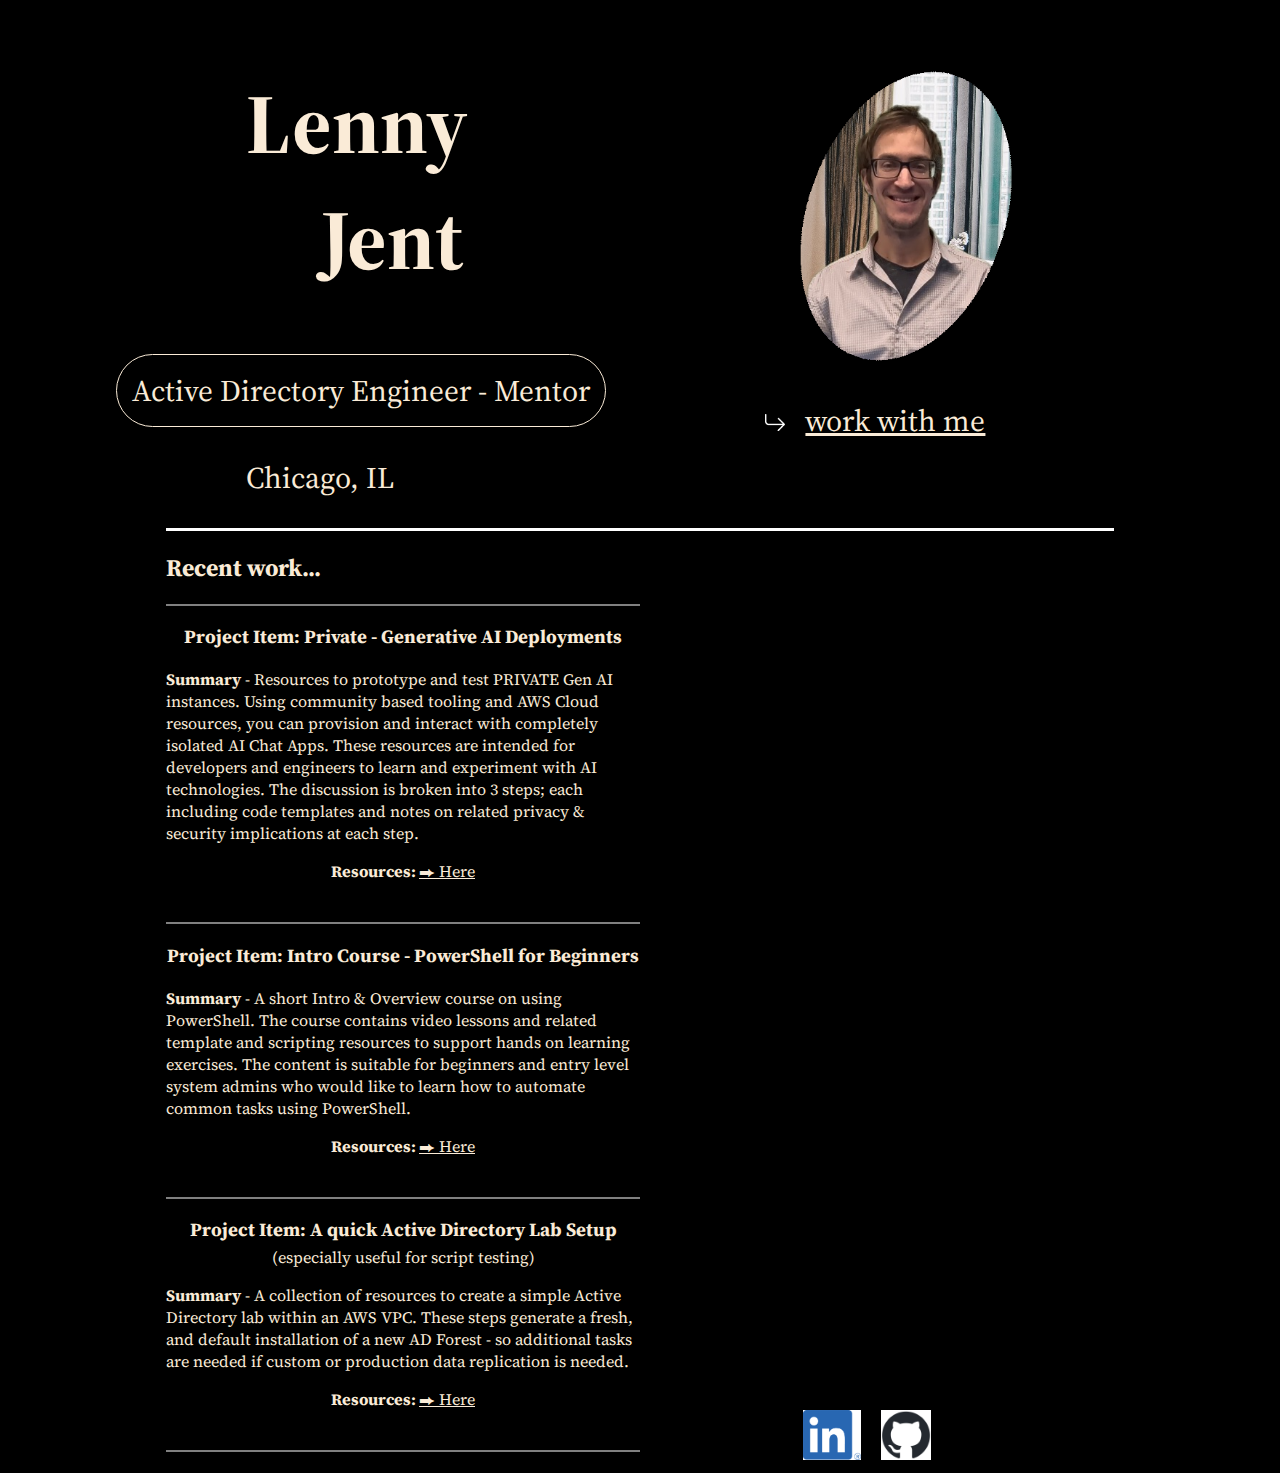
<file: index.html>
<!DOCTYPE html>
<html lang="en">
  <head>
    <meta charset="UTF-8" />
    <link rel="icon" type="image/svg+xml" href="/vite.svg" />
    <meta name="viewport" content="width=device-width, initial-scale=1.0" />
    <link rel="preconnect" href="https://fonts.googleapis.com" />
    <link rel="preconnect" href="https://fonts.gstatic.com" crossorigin />
    <link
      href="https://fonts.googleapis.com/css2?family=Source+Serif+4:opsz,wght@8..60,300&display=swap"
      rel="stylesheet"
    />
    <title>Lenny Jent - Active Directory Engineer</title>
    <script type="module" crossorigin src="/assets/index-oHempmBz.js"></script>
    <link rel="stylesheet" crossorigin href="/assets/index-rAS9eZoS.css">
  </head>
  <body>
    <div id="root"></div>
  </body>
</html>
</file>
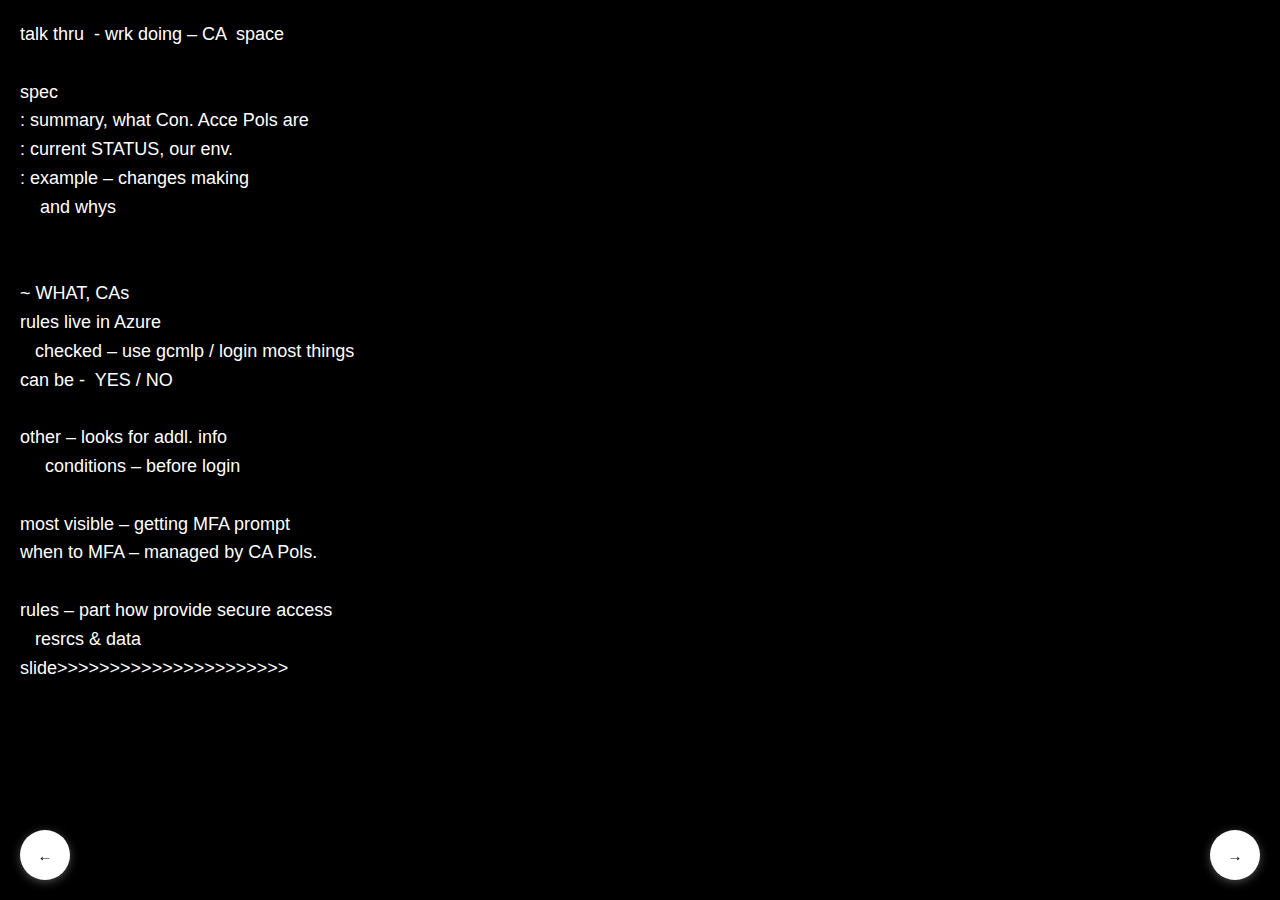
<file: page-1.html>
<!DOCTYPE html>
<html lang="en">
<head>
    <meta charset="UTF-8">
    <meta name="viewport" content="width=device-width, initial-scale=1.0">
    <title>Mobile Page</title>
    <style>
        * {
            margin: 0;
            padding: 0;
            box-sizing: border-box;
        }
        
        body {
            background-color: #000;
            color: #fff;
            font-family: Arial, sans-serif;
            height: 100vh;
            overflow: hidden;
        }
        
        .content {
            width: 100%;
            height: 100vh;
            padding: 20px;
            padding-bottom: 90px;
            overflow-y: auto;
            white-space: pre-wrap;
            font-size: 18px;
            line-height: 1.6;
        }
        
        .arrow-button {
            position: fixed;
            bottom: 20px;
            right: 20px;
            width: 50px;
            height: 50px;
            background-color: #fff;
            border-radius: 50%;
            display: flex;
            align-items: center;
            justify-content: center;
            text-decoration: none;
            box-shadow: 0 2px 10px rgba(255, 255, 255, 0.3);
            transition: transform 0.2s;
        }
        
        .arrow-button:active {
            transform: scale(0.95);
        }
        
        .arrow-button::after {
            content: '→';
            font-size: 15px;
            color: #000;
            font-weight: bold;
        }
        
        .arrow-button-left {
            position: fixed;
            bottom: 20px;
            left: 20px;
            width: 50px;
            height: 50px;
            background-color: #fff;
            border-radius: 50%;
            display: flex;
            align-items: center;
            justify-content: center;
            text-decoration: none;
            box-shadow: 0 2px 10px rgba(255, 255, 255, 0.3);
            transition: transform 0.2s;
        }
        
        .arrow-button-left:active {
            transform: scale(0.95);
        }
        
        .arrow-button-left::after {
            content: '←';
            font-size: 15px;
            color: #000;
            font-weight: bold;
        }
    </style>
</head>
<body>
    <div class="content">talk thru  - wrk doing – CA  space

spec
: summary, what Con. Acce Pols are
: current STATUS, our env.
: example – changes making
    and whys


~ WHAT, CAs
rules live in Azure
   checked – use gcmlp / login most things
can be -  YES / NO

other – looks for addl. info
     conditions – before login

most visible – getting MFA prompt
when to MFA – managed by CA Pols.

rules – part how provide secure access
   resrcs & data
slide>>>>>>>>>>>>>>>>>>>>>></div>
    
    <a href="page-2.html" class="arrow-button"></a>
    <a href="#" class="arrow-button-left"></a>
</body>
</html>
</file>
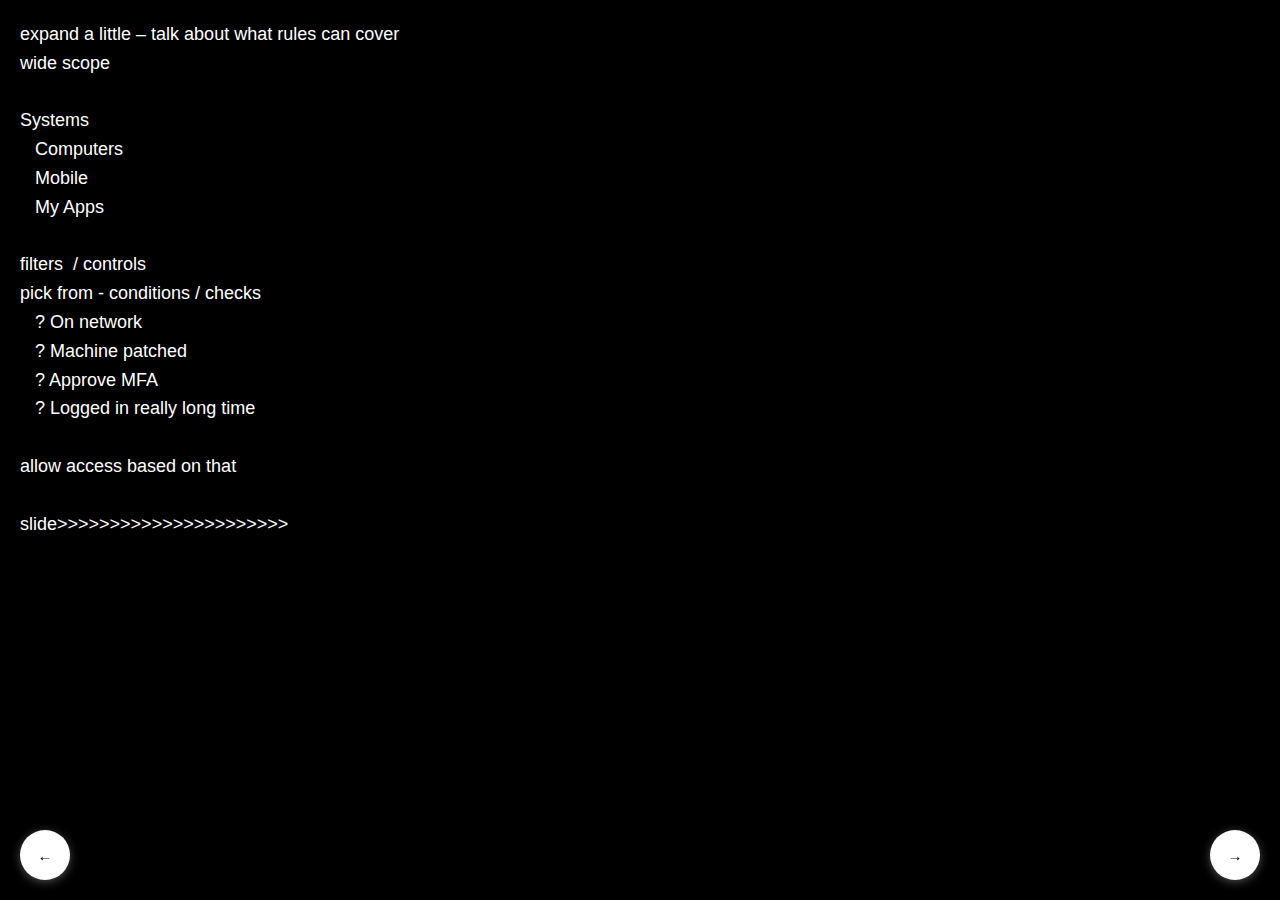
<file: page-2.html>
<!DOCTYPE html>
<html lang="en">
<head>
    <meta charset="UTF-8">
    <meta name="viewport" content="width=device-width, initial-scale=1.0">
    <title>Mobile Page</title>
    <style>
        * {
            margin: 0;
            padding: 0;
            box-sizing: border-box;
        }
        
        body {
            background-color: #000;
            color: #fff;
            font-family: Arial, sans-serif;
            height: 100vh;
            overflow: hidden;
        }
        
        .content {
            width: 100%;
            height: 100vh;
            padding: 20px;
            padding-bottom: 90px;
            overflow-y: auto;
            white-space: pre-wrap;
            font-size: 18px;
            line-height: 1.6;
        }
        
        .arrow-button {
            position: fixed;
            bottom: 20px;
            right: 20px;
            width: 50px;
            height: 50px;
            background-color: #fff;
            border-radius: 50%;
            display: flex;
            align-items: center;
            justify-content: center;
            text-decoration: none;
            box-shadow: 0 2px 10px rgba(255, 255, 255, 0.3);
            transition: transform 0.2s;
        }
        
        .arrow-button:active {
            transform: scale(0.95);
        }
        
        .arrow-button::after {
            content: '→';
            font-size: 15px;
            color: #000;
            font-weight: bold;
        }
        
        .arrow-button-left {
            position: fixed;
            bottom: 20px;
            left: 20px;
            width: 50px;
            height: 50px;
            background-color: #fff;
            border-radius: 50%;
            display: flex;
            align-items: center;
            justify-content: center;
            text-decoration: none;
            box-shadow: 0 2px 10px rgba(255, 255, 255, 0.3);
            transition: transform 0.2s;
        }
        
        .arrow-button-left:active {
            transform: scale(0.95);
        }
        
        .arrow-button-left::after {
            content: '←';
            font-size: 15px;
            color: #000;
            font-weight: bold;
        }
    </style>
</head>
<body>
    <div class="content">expand a little – talk about what rules can cover
wide scope

Systems
   Computers
   Mobile
   My Apps

filters  / controls
pick from - conditions / checks
   ? On network
   ? Machine patched
   ? Approve MFA
   ? Logged in really long time

allow access based on that

slide>>>>>>>>>>>>>>>>>>>>>>

</div>
    
    <a href="page-3.html" class="arrow-button"></a>
    <a href="page-1.html" class="arrow-button-left"></a>
</body>
</html>
</file>
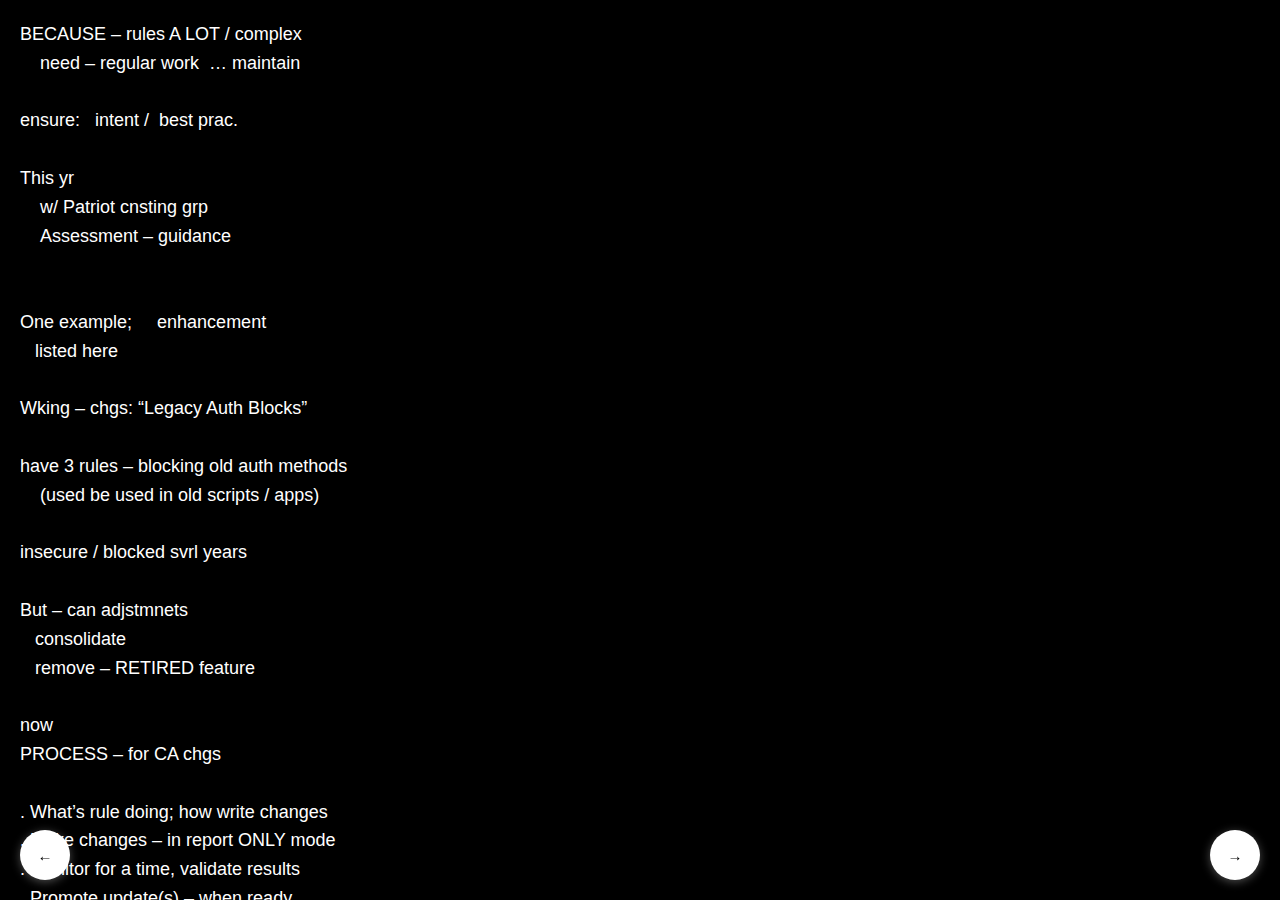
<file: page-3.html>
<!DOCTYPE html>
<html lang="en">
<head>
    <meta charset="UTF-8">
    <meta name="viewport" content="width=device-width, initial-scale=1.0">
    <title>Mobile Page</title>
    <style>
        * {
            margin: 0;
            padding: 0;
            box-sizing: border-box;
        }
        
        body {
            background-color: #000;
            color: #fff;
            font-family: Arial, sans-serif;
            height: 100vh;
            overflow: hidden;
        }
        
        .content {
            width: 100%;
            height: 100vh;
            padding: 20px;
            padding-bottom: 90px;
            overflow-y: auto;
            white-space: pre-wrap;
            font-size: 18px;
            line-height: 1.6;
        }
        
        .arrow-button {
            position: fixed;
            bottom: 20px;
            right: 20px;
            width: 50px;
            height: 50px;
            background-color: #fff;
            border-radius: 50%;
            display: flex;
            align-items: center;
            justify-content: center;
            text-decoration: none;
            box-shadow: 0 2px 10px rgba(255, 255, 255, 0.3);
            transition: transform 0.2s;
        }
        
        .arrow-button:active {
            transform: scale(0.95);
        }
        
        .arrow-button::after {
            content: '→';
            font-size: 15px;
            color: #000;
            font-weight: bold;
        }
        
        .arrow-button-left {
            position: fixed;
            bottom: 20px;
            left: 20px;
            width: 50px;
            height: 50px;
            background-color: #fff;
            border-radius: 50%;
            display: flex;
            align-items: center;
            justify-content: center;
            text-decoration: none;
            box-shadow: 0 2px 10px rgba(255, 255, 255, 0.3);
            transition: transform 0.2s;
        }
        
        .arrow-button-left:active {
            transform: scale(0.95);
        }
        
        .arrow-button-left::after {
            content: '←';
            font-size: 15px;
            color: #000;
            font-weight: bold;
        }
    </style>
</head>
<body>
    <div class="content">BECAUSE – rules A LOT / complex
    need – regular work  … maintain

ensure:   intent /  best prac.

This yr
    w/ Patriot cnsting grp
    Assessment – guidance
 

One example;     enhancement
   listed here

Wking – chgs: “Legacy Auth Blocks”

have 3 rules – blocking old auth methods
    (used be used in old scripts / apps)

insecure / blocked svrl years

But – can adjstmnets
   consolidate
   remove – RETIRED feature

now
PROCESS – for CA chgs

. What’s rule doing; how write changes
. Make changes – in report ONLY mode
. Monitor for a time, validate results
. Promote update(s) – when ready

TakE    a ______look_____ >>>>>>

</div>
    
    <a href="page-4.html" class="arrow-button"></a>
    <a href="page-2.html" class="arrow-button-left"></a>
</body>
</html>
</file>
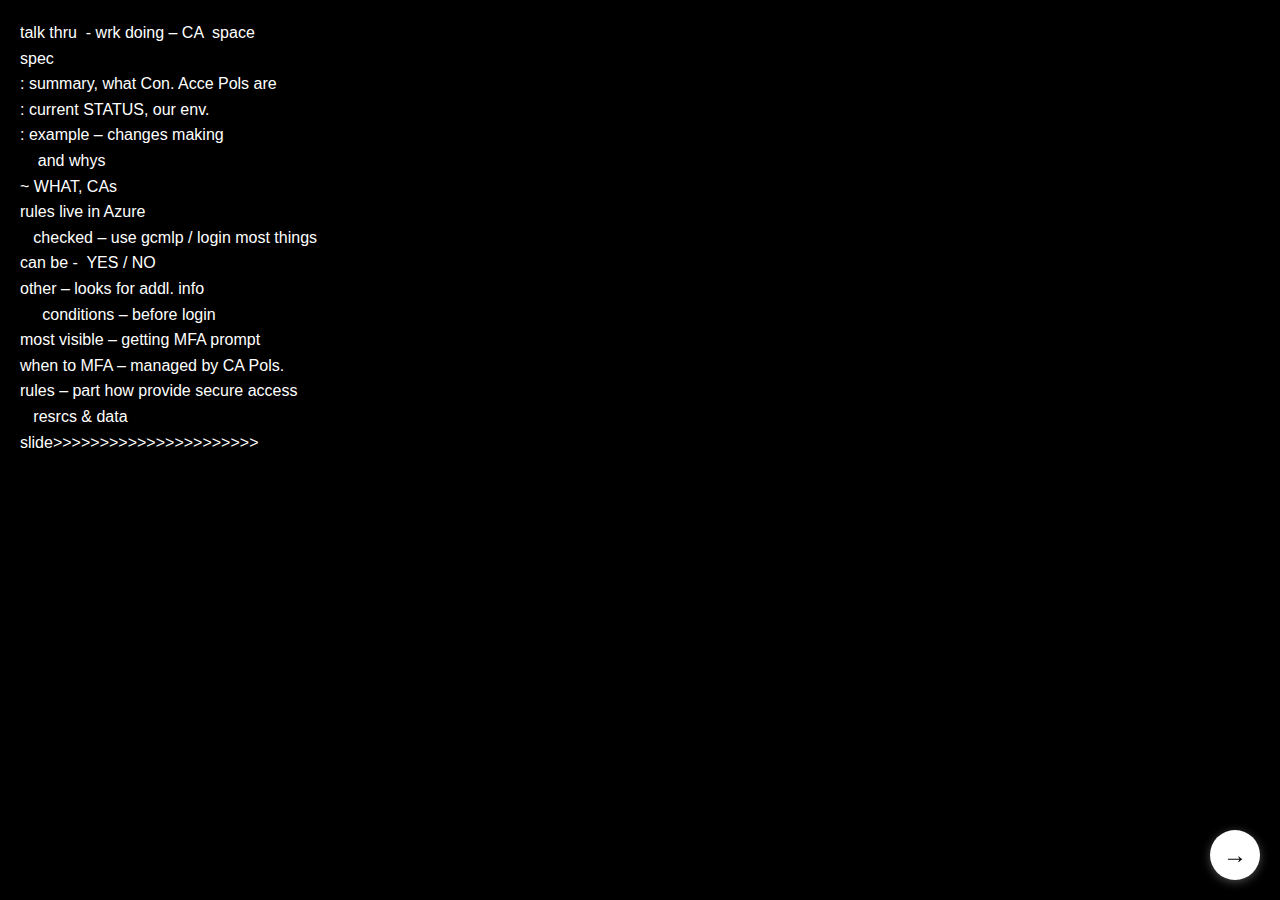
<file: assets/page-1.html>
<!DOCTYPE html>
<html lang="en">
<head>
    <meta charset="UTF-8">
    <meta name="viewport" content="width=device-width, initial-scale=1.0">
    <title>Mobile Page</title>
    <style>
        * {
            margin: 0;
            padding: 0;
            box-sizing: border-box;
        }
        
        body {
            background-color: #000;
            color: #fff;
            font-family: Arial, sans-serif;
            height: 100vh;
            overflow: hidden;
        }
        
        .content {
            width: 100%;
            height: 100vh;
            padding: 20px;
            overflow-y: auto;
            white-space: pre-wrap;
            font-size: 16px;
            line-height: 1.6;
        }
        
        .arrow-button {
            position: fixed;
            bottom: 20px;
            right: 20px;
            width: 50px;
            height: 50px;
            background-color: #fff;
            border-radius: 50%;
            display: flex;
            align-items: center;
            justify-content: center;
            text-decoration: none;
            box-shadow: 0 2px 10px rgba(255, 255, 255, 0.3);
            transition: transform 0.2s;
        }
        
        .arrow-button:active {
            transform: scale(0.95);
        }
        
        .arrow-button::after {
            content: '→';
            font-size: 24px;
            color: #000;
            font-weight: bold;
        }
    </style>
</head>
<body>
    <div class="content">talk thru  - wrk doing – CA  space
spec
: summary, what Con. Acce Pols are
: current STATUS, our env.
: example – changes making
    and whys
~ WHAT, CAs
rules live in Azure
   checked – use gcmlp / login most things
can be -  YES / NO
other – looks for addl. info
     conditions – before login
most visible – getting MFA prompt
when to MFA – managed by CA Pols.
rules – part how provide secure access
   resrcs & data
slide>>>>>>>>>>>>>>>>>>>>>></div>
    
    <a href="page-2.html" class="arrow-button"></a>
</body>
</html>
</file>
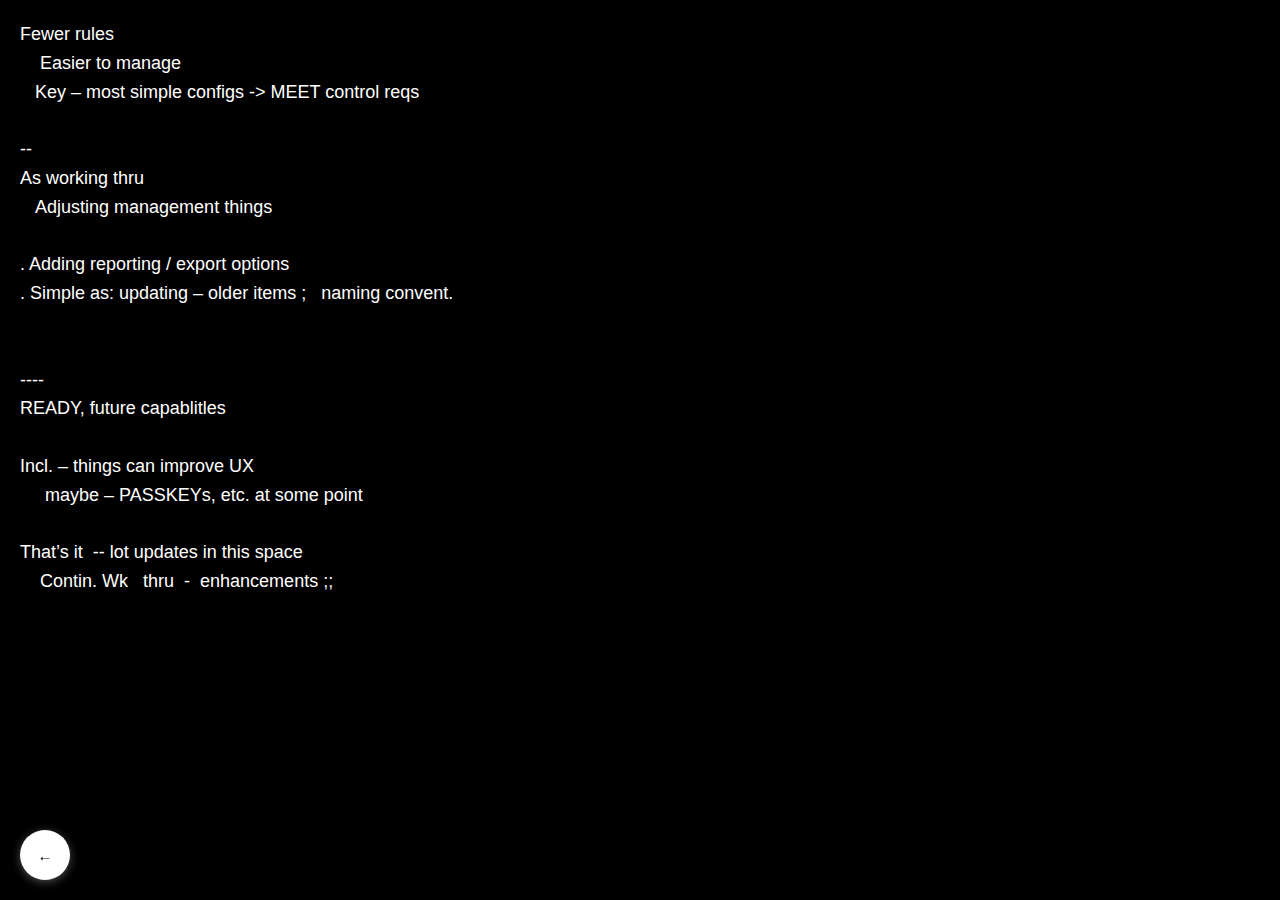
<file: assets/page-4.html>
<!DOCTYPE html>
<html lang="en">
<head>
    <meta charset="UTF-8">
    <meta name="viewport" content="width=device-width, initial-scale=1.0">
    <title>Mobile Page</title>
    <style>
        * {
            margin: 0;
            padding: 0;
            box-sizing: border-box;
        }
        
        body {
            background-color: #000;
            color: #fff;
            font-family: Arial, sans-serif;
            height: 100vh;
            overflow: hidden;
        }
        
        .content {
            width: 100%;
            height: 100vh;
            padding: 20px;
            padding-bottom: 90px;
            overflow-y: auto;
            white-space: pre-wrap;
            font-size: 18px;
            line-height: 1.6;
        }
        
        .arrow-button {
            position: fixed;
            bottom: 20px;
            right: 20px;
            width: 50px;
            height: 50px;
            background-color: #fff;
            border-radius: 50%;
            display: flex;
            align-items: center;
            justify-content: center;
            text-decoration: none;
            box-shadow: 0 2px 10px rgba(255, 255, 255, 0.3);
            transition: transform 0.2s;
        }
        
        .arrow-button:active {
            transform: scale(0.95);
        }
        
        .arrow-button::after {
            content: '→';
            font-size: 15px;
            color: #000;
            font-weight: bold;
        }
        
        .arrow-button-left {
            position: fixed;
            bottom: 20px;
            left: 20px;
            width: 50px;
            height: 50px;
            background-color: #fff;
            border-radius: 50%;
            display: flex;
            align-items: center;
            justify-content: center;
            text-decoration: none;
            box-shadow: 0 2px 10px rgba(255, 255, 255, 0.3);
            transition: transform 0.2s;
        }
        
        .arrow-button-left:active {
            transform: scale(0.95);
        }
        
        .arrow-button-left::after {
            content: '←';
            font-size: 15px;
            color: #000;
            font-weight: bold;
        }
    </style>
</head>
<body>
    <div class="content">Fewer rules
    Easier to manage
   Key – most simple configs -> MEET control reqs

--
As working thru
   Adjusting management things

. Adding reporting / export options
. Simple as: updating – older items ;   naming convent.


----
READY, future capablitles

Incl. – things can improve UX
     maybe – PASSKEYs, etc. at some point

That’s it  -- lot updates in this space
    Contin. Wk   thru  -  enhancements ;;

</div>
    
    <!-- <a href="#" class="arrow-button"></a> -->
    <a href="page-3.html" class="arrow-button-left"></a>
</body>
</html>
</file>
<file: assets/index-rAS9eZoS.css>
a{color:#faebd7}.detailsSectionRow{width:75%;margin:auto;border-top:white;border-top-style:solid}.pjtDetailsDiv{width:50%;display:inline-block}.connectChisDiv{width:50%;display:inline-block;align-items:center;align-content:center;text-align:center}.projectheading{text-align:center}.projecthr{border:.5px solid gray}body{height:100%;background-color:#000;font-family:"Source Serif 4",serif;color:#faebd7}.container{max-width:75%;margin:auto;display:flex;flex-wrap:wrap;justify-content:space-between}.section{flex-direction:column;margin:auto}h1{font-size:85px}p.headingp{font-size:30px}.hsimage{max-height:300px}.wwimg{width:20px;margin-right:20px}.chimg{height:50px;margin-right:20px;background-color:#fff}.title{border-radius:50px;border:solid;margin-left:-130px;border-width:1px;padding:15px}
</file>
